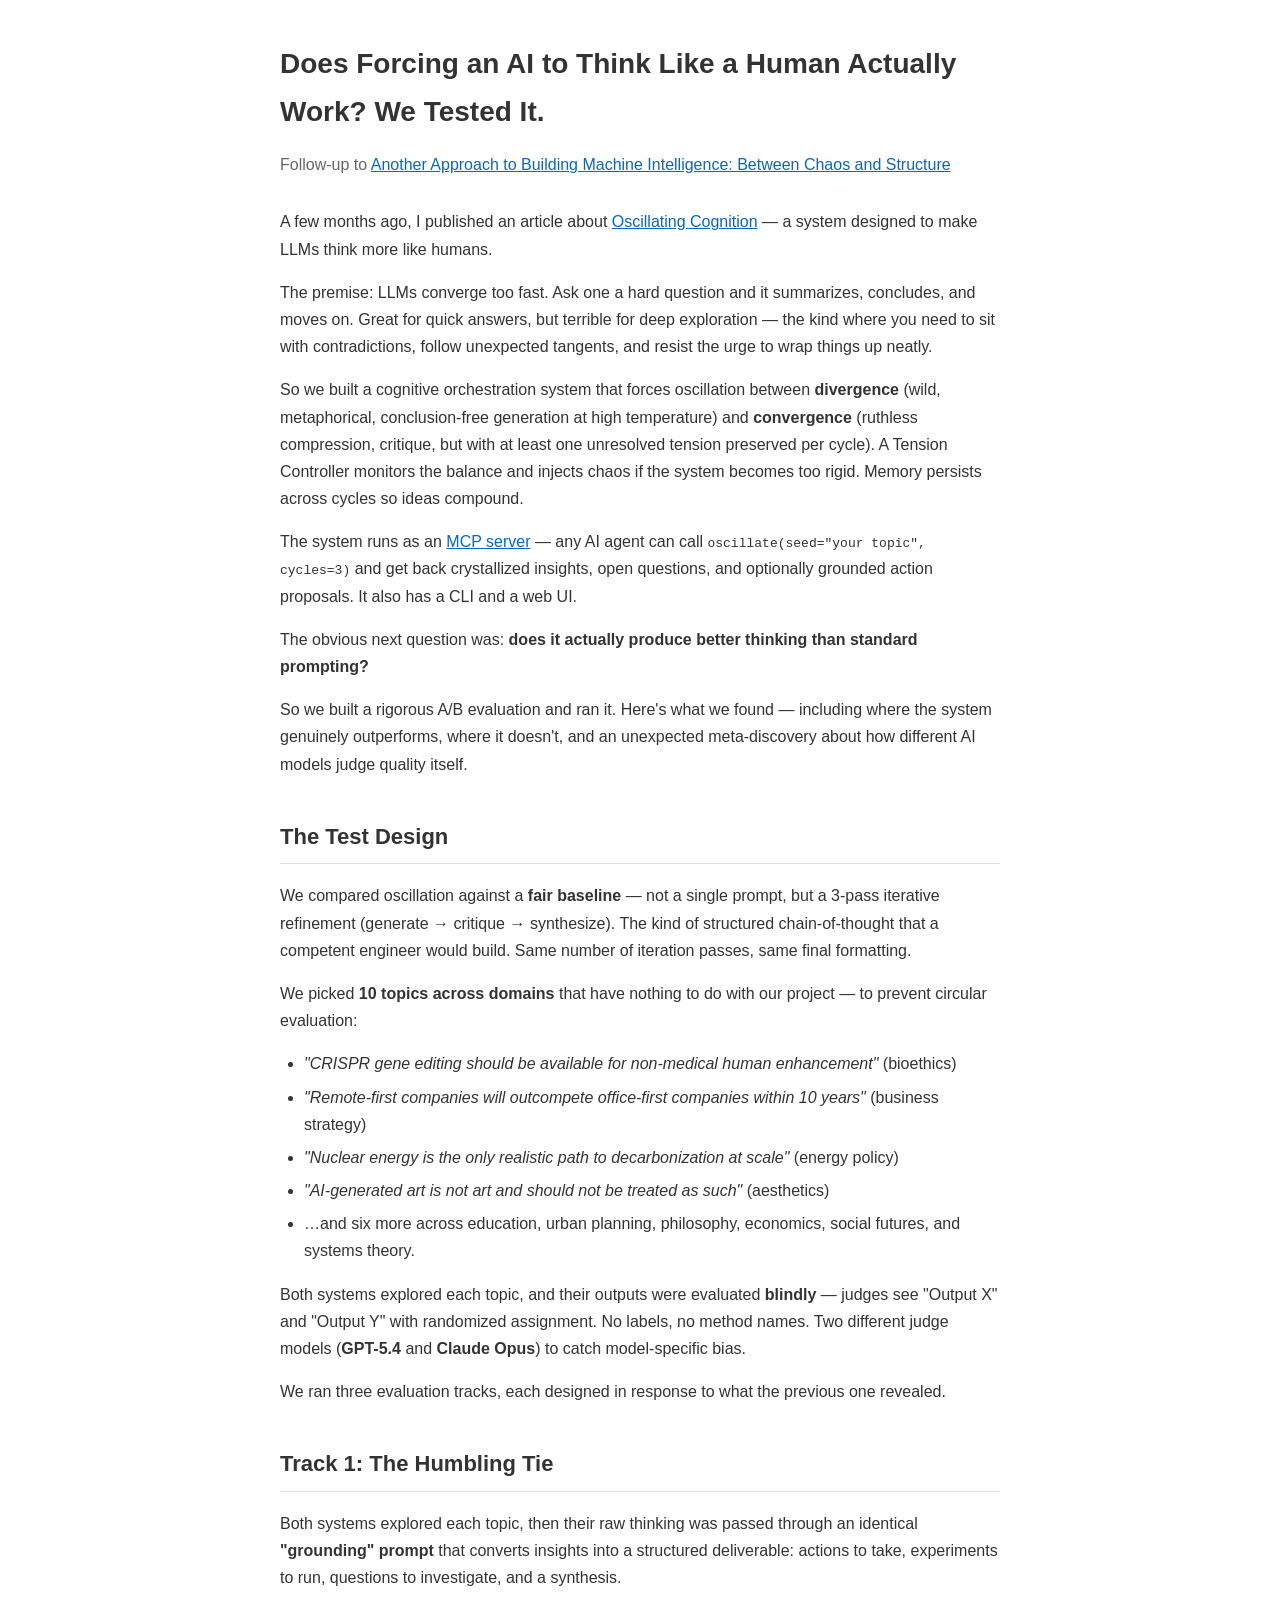
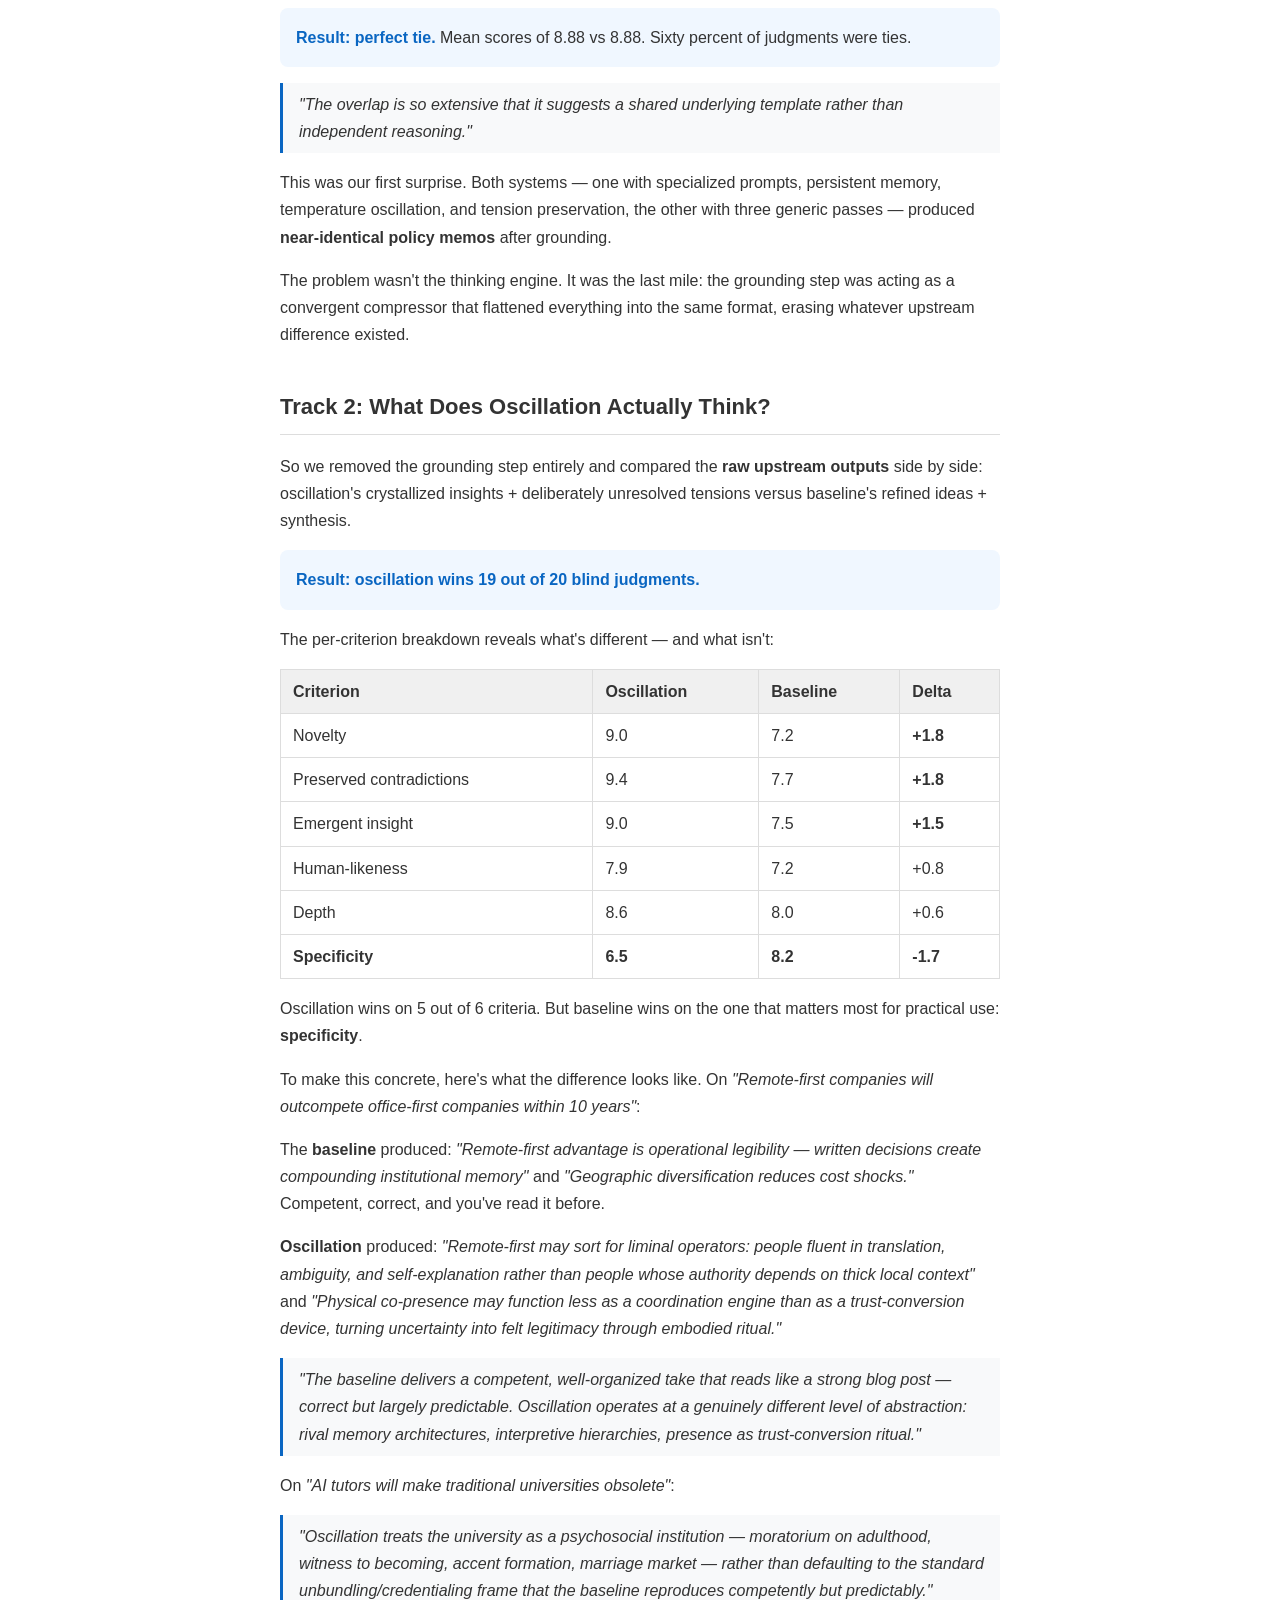
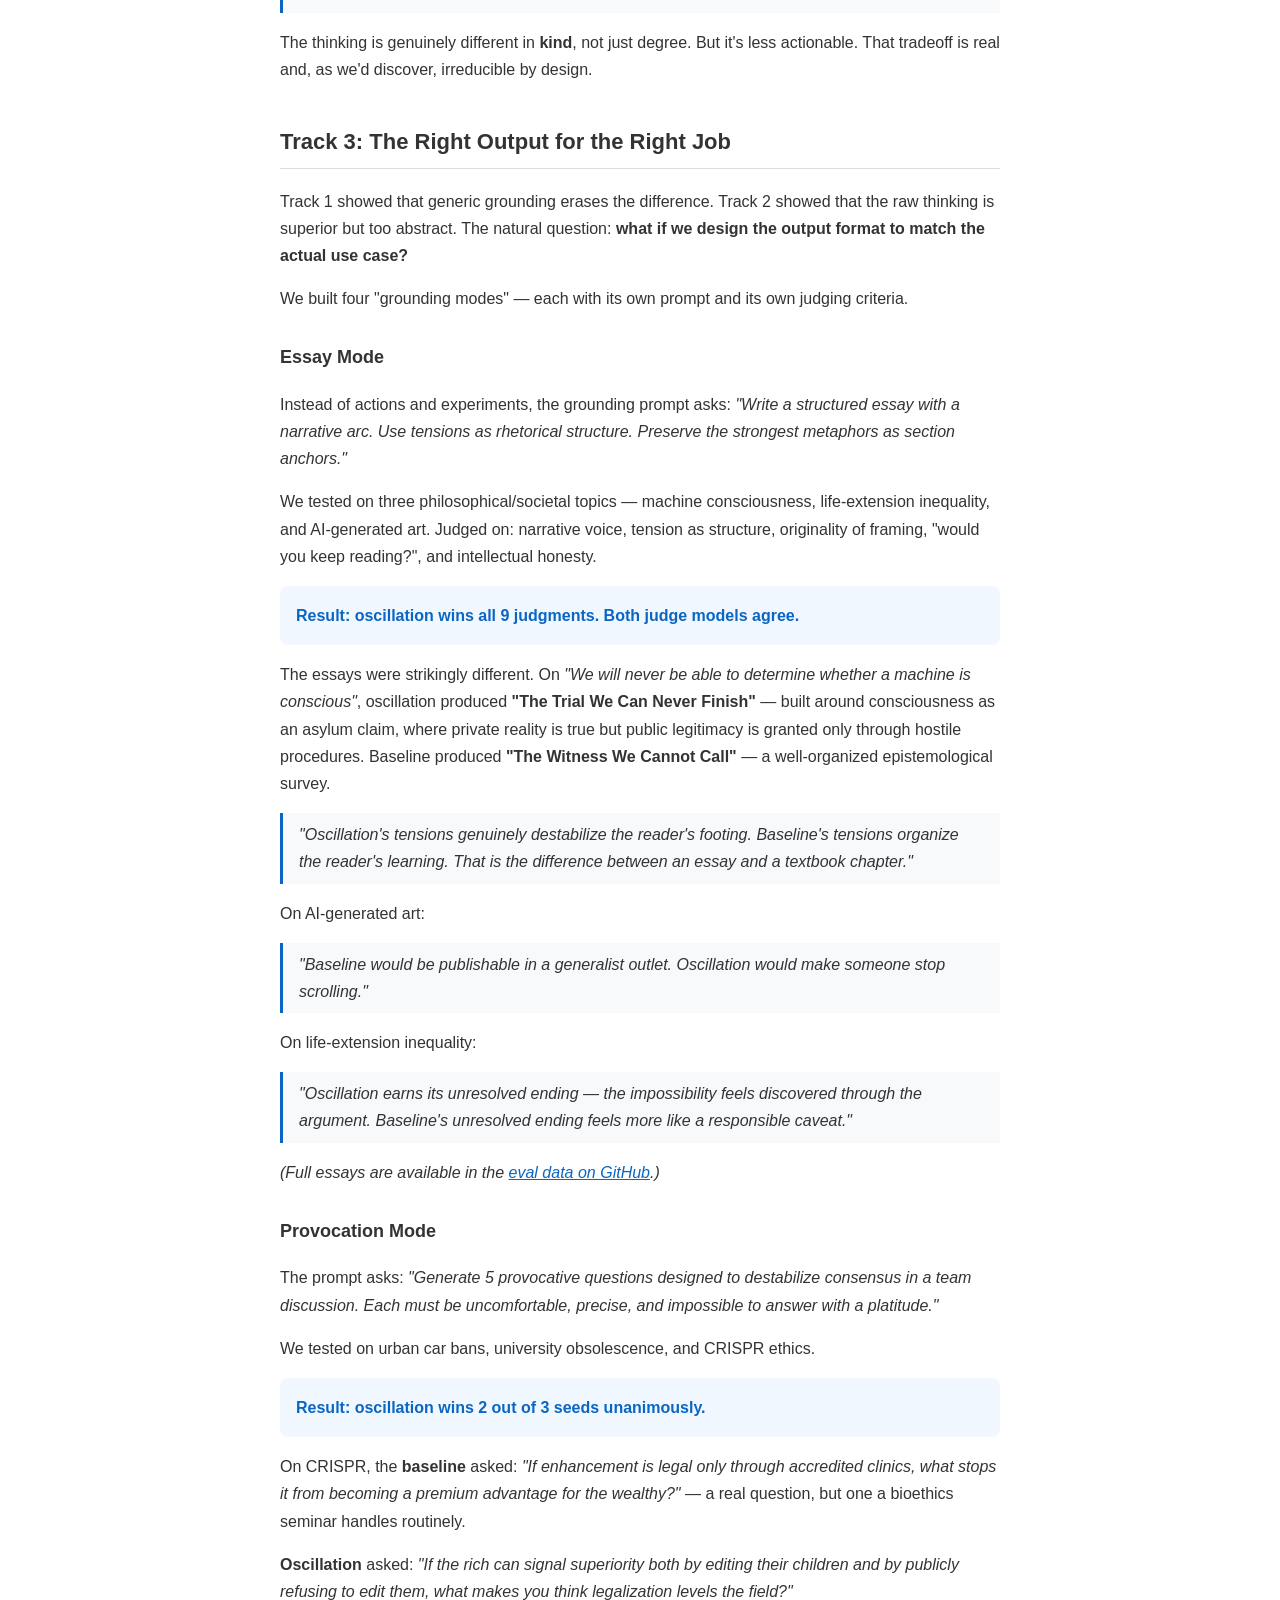
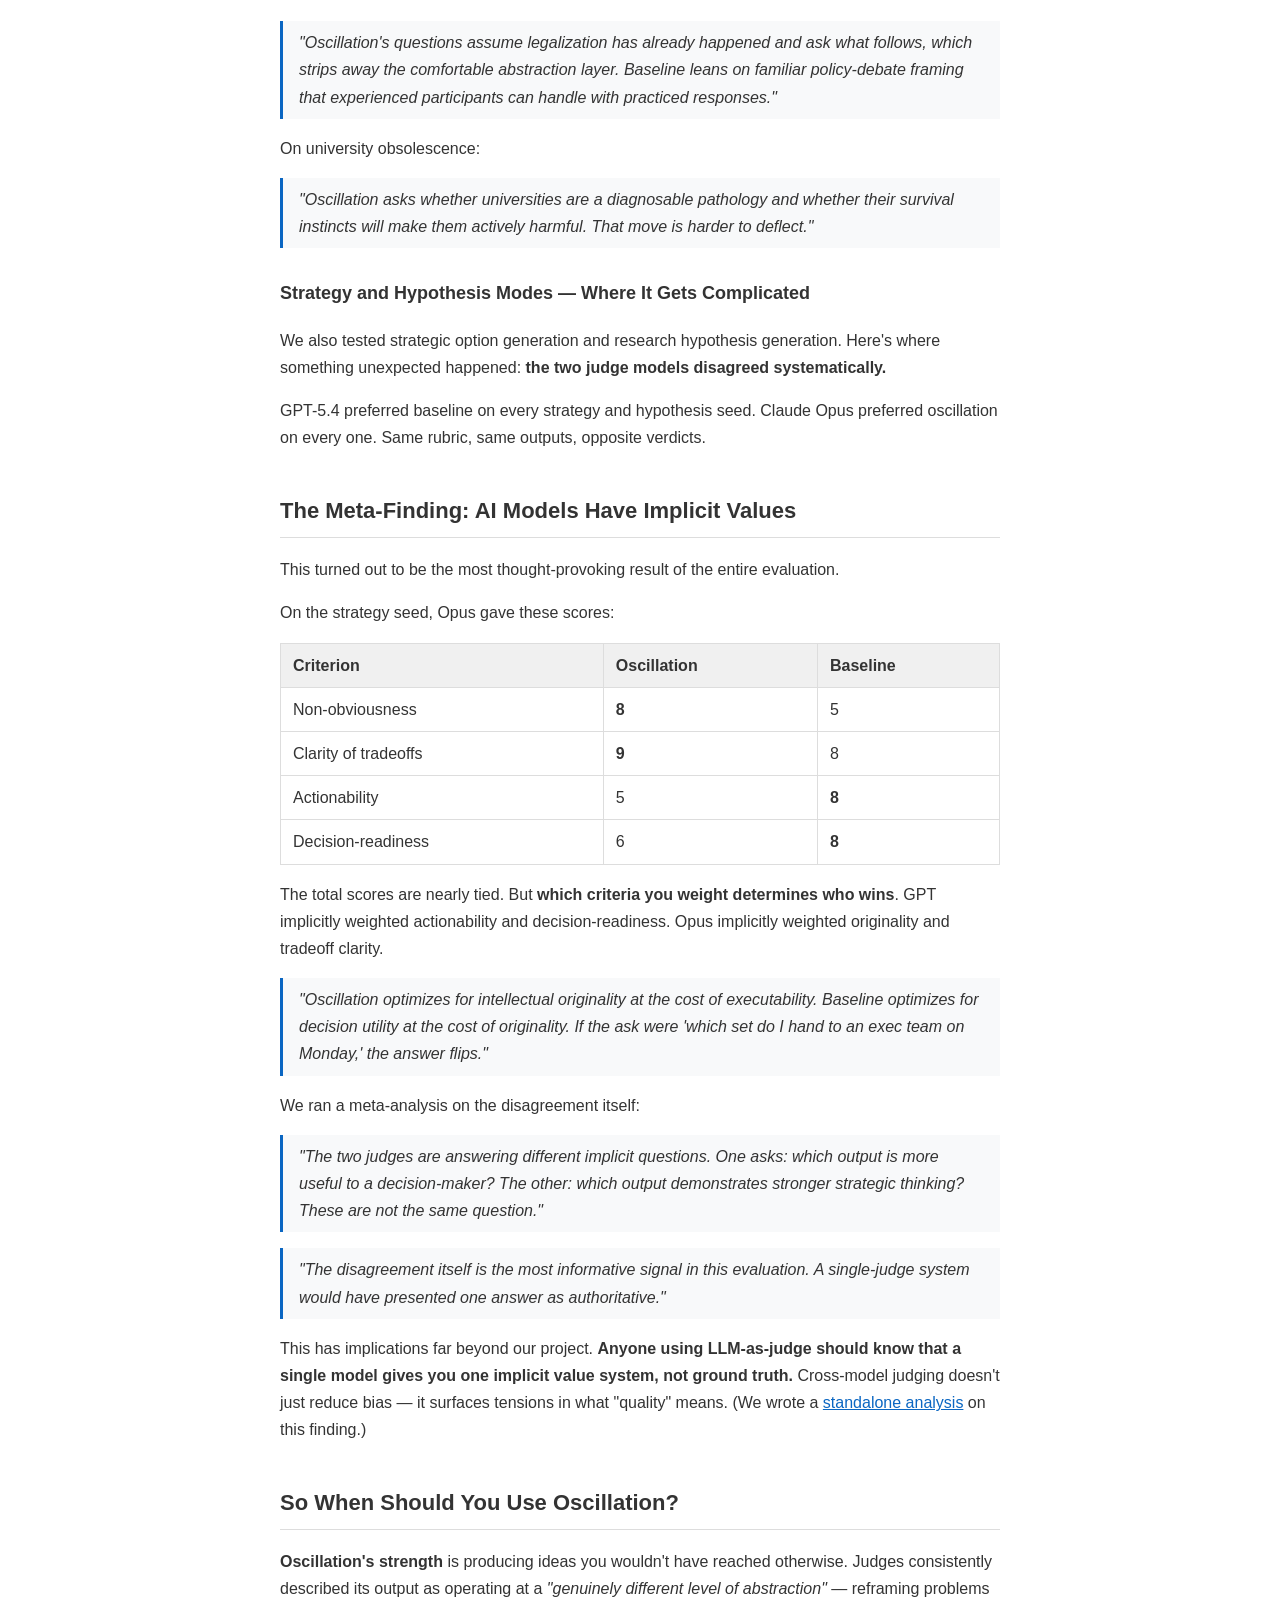
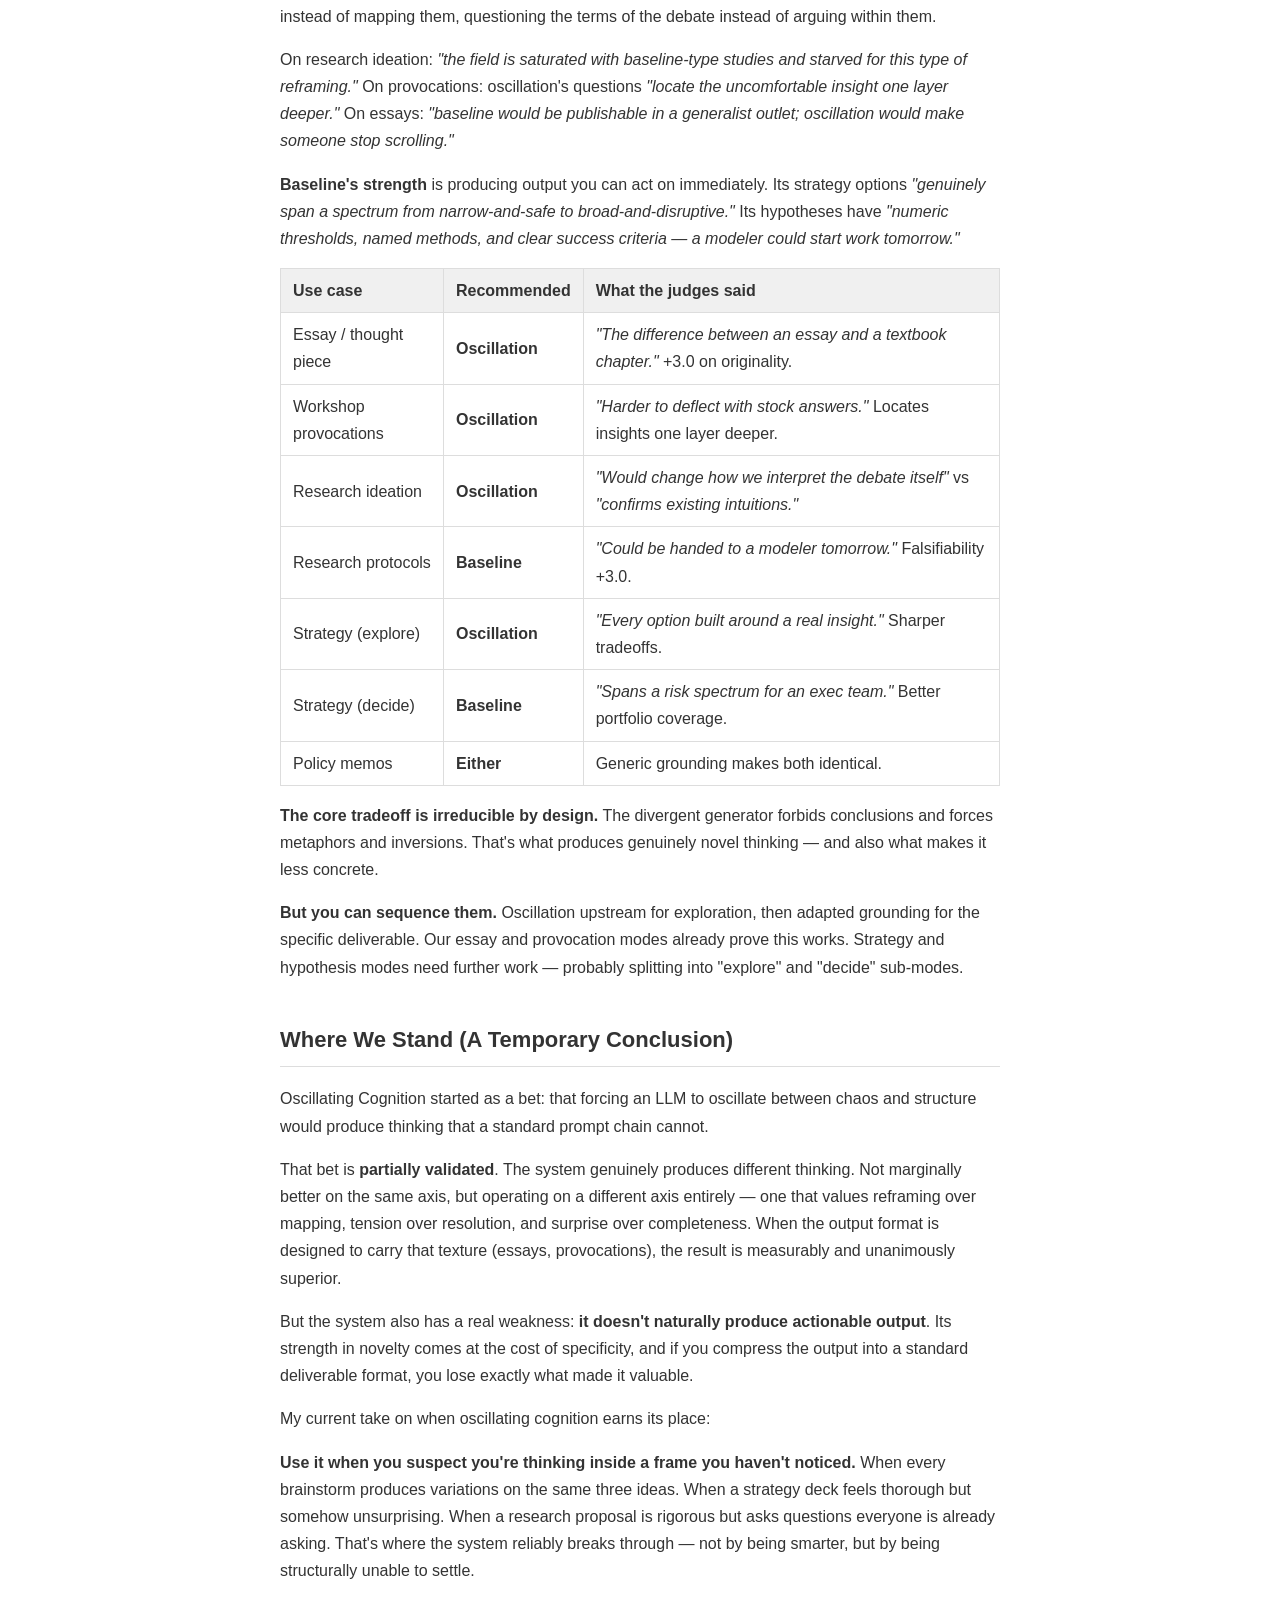
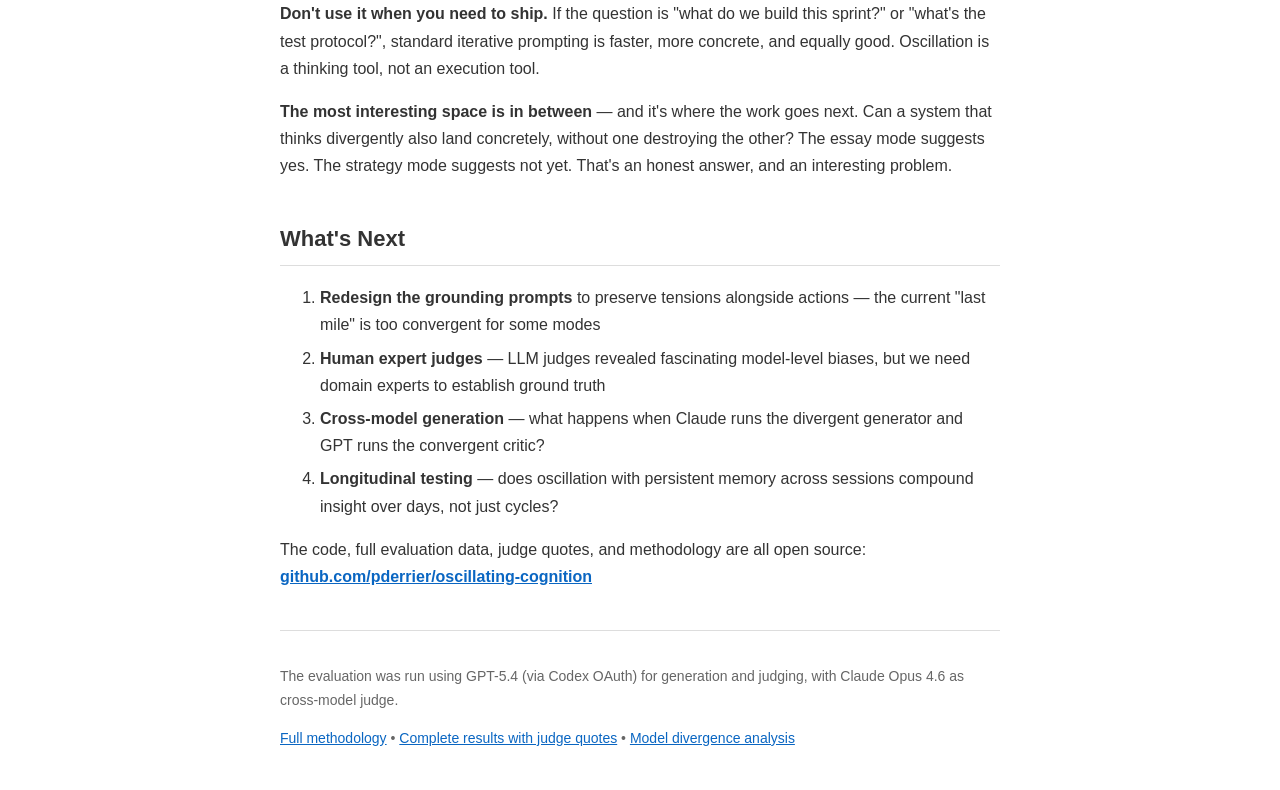
<file: LINKEDIN-article.html>
<!DOCTYPE html>
<html>
<head>
<meta charset="utf-8">
<title>Does Forcing an AI to Think Like a Human Actually Work?</title>
<style>
  body { font-family: -apple-system, BlinkMacSystemFont, 'Segoe UI', Roboto, sans-serif; max-width: 720px; margin: 40px auto; padding: 0 20px; line-height: 1.7; color: #333; }
  h1 { font-size: 28px; margin-bottom: 4px; }
  h2 { font-size: 22px; margin-top: 40px; border-bottom: 1px solid #ddd; padding-bottom: 8px; }
  h3 { font-size: 18px; margin-top: 30px; }
  blockquote { border-left: 3px solid #0a66c2; padding: 8px 16px; margin: 16px 0; background: #f8f9fa; font-style: italic; }
  table { border-collapse: collapse; width: 100%; margin: 16px 0; }
  th, td { border: 1px solid #ddd; padding: 8px 12px; text-align: left; }
  th { background: #f0f0f0; font-weight: 600; }
  .subtitle { color: #666; font-size: 16px; margin-bottom: 30px; }
  .section-label { color: #0a66c2; font-weight: 600; text-transform: uppercase; font-size: 13px; letter-spacing: 1px; margin-bottom: 4px; }
  .result-box { background: #f0f7ff; border-radius: 8px; padding: 16px; margin: 16px 0; }
  .result-box strong { color: #0a66c2; }
  .footer { margin-top: 40px; padding-top: 20px; border-top: 1px solid #ddd; font-size: 14px; color: #666; }
  a { color: #0a66c2; }
  ul { padding-left: 24px; }
  li { margin-bottom: 6px; }
</style>
</head>
<body>

<h1>Does Forcing an AI to Think Like a Human Actually Work? We Tested It.</h1>
<p class="subtitle">Follow-up to <a href="https://www.linkedin.com/pulse/another-approach-building-machine-intelligence-between-pierre-derrier-2ow1f/">Another Approach to Building Machine Intelligence: Between Chaos and Structure</a></p>

<p>A few months ago, I published an article about <a href="https://www.linkedin.com/pulse/another-approach-building-machine-intelligence-between-pierre-derrier-2ow1f/">Oscillating Cognition</a> &mdash; a system designed to make LLMs think more like humans.</p>

<p>The premise: LLMs converge too fast. Ask one a hard question and it summarizes, concludes, and moves on. Great for quick answers, but terrible for deep exploration &mdash; the kind where you need to sit with contradictions, follow unexpected tangents, and resist the urge to wrap things up neatly.</p>

<p>So we built a cognitive orchestration system that forces oscillation between <strong>divergence</strong> (wild, metaphorical, conclusion-free generation at high temperature) and <strong>convergence</strong> (ruthless compression, critique, but with at least one unresolved tension preserved per cycle). A Tension Controller monitors the balance and injects chaos if the system becomes too rigid. Memory persists across cycles so ideas compound.</p>

<p>The system runs as an <a href="https://github.com/pderrier/oscillating-cognition">MCP server</a> &mdash; any AI agent can call <code>oscillate(seed="your topic", cycles=3)</code> and get back crystallized insights, open questions, and optionally grounded action proposals. It also has a CLI and a web UI.</p>

<p>The obvious next question was: <strong>does it actually produce better thinking than standard prompting?</strong></p>

<p>So we built a rigorous A/B evaluation and ran it. Here's what we found &mdash; including where the system genuinely outperforms, where it doesn't, and an unexpected meta-discovery about how different AI models judge quality itself.</p>

<h2>The Test Design</h2>

<p>We compared oscillation against a <strong>fair baseline</strong> &mdash; not a single prompt, but a 3-pass iterative refinement (generate &rarr; critique &rarr; synthesize). The kind of structured chain-of-thought that a competent engineer would build. Same number of iteration passes, same final formatting.</p>

<p>We picked <strong>10 topics across domains</strong> that have nothing to do with our project &mdash; to prevent circular evaluation:</p>

<ul>
<li><em>"CRISPR gene editing should be available for non-medical human enhancement"</em> (bioethics)</li>
<li><em>"Remote-first companies will outcompete office-first companies within 10 years"</em> (business strategy)</li>
<li><em>"Nuclear energy is the only realistic path to decarbonization at scale"</em> (energy policy)</li>
<li><em>"AI-generated art is not art and should not be treated as such"</em> (aesthetics)</li>
<li>&hellip;and six more across education, urban planning, philosophy, economics, social futures, and systems theory.</li>
</ul>

<p>Both systems explored each topic, and their outputs were evaluated <strong>blindly</strong> &mdash; judges see "Output X" and "Output Y" with randomized assignment. No labels, no method names. Two different judge models (<strong>GPT-5.4</strong> and <strong>Claude Opus</strong>) to catch model-specific bias.</p>

<p>We ran three evaluation tracks, each designed in response to what the previous one revealed.</p>

<h2>Track 1: The Humbling Tie</h2>

<p>Both systems explored each topic, then their raw thinking was passed through an identical <strong>"grounding" prompt</strong> that converts insights into a structured deliverable: actions to take, experiments to run, questions to investigate, and a synthesis.</p>

<div class="result-box">
<strong>Result: perfect tie.</strong> Mean scores of 8.88 vs 8.88. Sixty percent of judgments were ties.
</div>

<blockquote>"The overlap is so extensive that it suggests a shared underlying template rather than independent reasoning."</blockquote>

<p>This was our first surprise. Both systems &mdash; one with specialized prompts, persistent memory, temperature oscillation, and tension preservation, the other with three generic passes &mdash; produced <strong>near-identical policy memos</strong> after grounding.</p>

<p>The problem wasn't the thinking engine. It was the last mile: the grounding step was acting as a convergent compressor that flattened everything into the same format, erasing whatever upstream difference existed.</p>

<h2>Track 2: What Does Oscillation Actually Think?</h2>

<p>So we removed the grounding step entirely and compared the <strong>raw upstream outputs</strong> side by side: oscillation's crystallized insights + deliberately unresolved tensions versus baseline's refined ideas + synthesis.</p>

<div class="result-box">
<strong>Result: oscillation wins 19 out of 20 blind judgments.</strong>
</div>

<p>The per-criterion breakdown reveals what's different &mdash; and what isn't:</p>

<table>
<tr><th>Criterion</th><th>Oscillation</th><th>Baseline</th><th>Delta</th></tr>
<tr><td>Novelty</td><td>9.0</td><td>7.2</td><td><strong>+1.8</strong></td></tr>
<tr><td>Preserved contradictions</td><td>9.4</td><td>7.7</td><td><strong>+1.8</strong></td></tr>
<tr><td>Emergent insight</td><td>9.0</td><td>7.5</td><td><strong>+1.5</strong></td></tr>
<tr><td>Human-likeness</td><td>7.9</td><td>7.2</td><td>+0.8</td></tr>
<tr><td>Depth</td><td>8.6</td><td>8.0</td><td>+0.6</td></tr>
<tr><td><strong>Specificity</strong></td><td><strong>6.5</strong></td><td><strong>8.2</strong></td><td><strong>-1.7</strong></td></tr>
</table>

<p>Oscillation wins on 5 out of 6 criteria. But baseline wins on the one that matters most for practical use: <strong>specificity</strong>.</p>

<p>To make this concrete, here's what the difference looks like. On <em>"Remote-first companies will outcompete office-first companies within 10 years"</em>:</p>

<p>The <strong>baseline</strong> produced: <em>"Remote-first advantage is operational legibility &mdash; written decisions create compounding institutional memory"</em> and <em>"Geographic diversification reduces cost shocks."</em> Competent, correct, and you've read it before.</p>

<p><strong>Oscillation</strong> produced: <em>"Remote-first may sort for liminal operators: people fluent in translation, ambiguity, and self-explanation rather than people whose authority depends on thick local context"</em> and <em>"Physical co-presence may function less as a coordination engine than as a trust-conversion device, turning uncertainty into felt legitimacy through embodied ritual."</em></p>

<blockquote>"The baseline delivers a competent, well-organized take that reads like a strong blog post &mdash; correct but largely predictable. Oscillation operates at a genuinely different level of abstraction: rival memory architectures, interpretive hierarchies, presence as trust-conversion ritual."</blockquote>

<p>On <em>"AI tutors will make traditional universities obsolete"</em>:</p>

<blockquote>"Oscillation treats the university as a psychosocial institution &mdash; moratorium on adulthood, witness to becoming, accent formation, marriage market &mdash; rather than defaulting to the standard unbundling/credentialing frame that the baseline reproduces competently but predictably."</blockquote>

<p>The thinking is genuinely different in <strong>kind</strong>, not just degree. But it's less actionable. That tradeoff is real and, as we'd discover, irreducible by design.</p>

<h2>Track 3: The Right Output for the Right Job</h2>

<p>Track 1 showed that generic grounding erases the difference. Track 2 showed that the raw thinking is superior but too abstract. The natural question: <strong>what if we design the output format to match the actual use case?</strong></p>

<p>We built four "grounding modes" &mdash; each with its own prompt and its own judging criteria.</p>

<h3>Essay Mode</h3>

<p>Instead of actions and experiments, the grounding prompt asks: <em>"Write a structured essay with a narrative arc. Use tensions as rhetorical structure. Preserve the strongest metaphors as section anchors."</em></p>

<p>We tested on three philosophical/societal topics &mdash; machine consciousness, life-extension inequality, and AI-generated art. Judged on: narrative voice, tension as structure, originality of framing, "would you keep reading?", and intellectual honesty.</p>

<div class="result-box">
<strong>Result: oscillation wins all 9 judgments. Both judge models agree.</strong>
</div>

<p>The essays were strikingly different. On <em>"We will never be able to determine whether a machine is conscious"</em>, oscillation produced <strong>"The Trial We Can Never Finish"</strong> &mdash; built around consciousness as an asylum claim, where private reality is true but public legitimacy is granted only through hostile procedures. Baseline produced <strong>"The Witness We Cannot Call"</strong> &mdash; a well-organized epistemological survey.</p>

<blockquote>"Oscillation's tensions genuinely destabilize the reader's footing. Baseline's tensions organize the reader's learning. That is the difference between an essay and a textbook chapter."</blockquote>

<p>On AI-generated art:</p>

<blockquote>"Baseline would be publishable in a generalist outlet. Oscillation would make someone stop scrolling."</blockquote>

<p>On life-extension inequality:</p>

<blockquote>"Oscillation earns its unresolved ending &mdash; the impossibility feels discovered through the argument. Baseline's unresolved ending feels more like a responsible caveat."</blockquote>

<p><em>(Full essays are available in the <a href="https://github.com/pderrier/oscillating-cognition/blob/main/eval/generated_essays.md">eval data on GitHub</a>.)</em></p>

<h3>Provocation Mode</h3>

<p>The prompt asks: <em>"Generate 5 provocative questions designed to destabilize consensus in a team discussion. Each must be uncomfortable, precise, and impossible to answer with a platitude."</em></p>

<p>We tested on urban car bans, university obsolescence, and CRISPR ethics.</p>

<div class="result-box">
<strong>Result: oscillation wins 2 out of 3 seeds unanimously.</strong>
</div>

<p>On CRISPR, the <strong>baseline</strong> asked: <em>"If enhancement is legal only through accredited clinics, what stops it from becoming a premium advantage for the wealthy?"</em> &mdash; a real question, but one a bioethics seminar handles routinely.</p>

<p><strong>Oscillation</strong> asked: <em>"If the rich can signal superiority both by editing their children and by publicly refusing to edit them, what makes you think legalization levels the field?"</em></p>

<blockquote>"Oscillation's questions assume legalization has already happened and ask what follows, which strips away the comfortable abstraction layer. Baseline leans on familiar policy-debate framing that experienced participants can handle with practiced responses."</blockquote>

<p>On university obsolescence:</p>

<blockquote>"Oscillation asks whether universities are a diagnosable pathology and whether their survival instincts will make them actively harmful. That move is harder to deflect."</blockquote>

<h3>Strategy and Hypothesis Modes &mdash; Where It Gets Complicated</h3>

<p>We also tested strategic option generation and research hypothesis generation. Here's where something unexpected happened: <strong>the two judge models disagreed systematically.</strong></p>

<p>GPT-5.4 preferred baseline on every strategy and hypothesis seed. Claude Opus preferred oscillation on every one. Same rubric, same outputs, opposite verdicts.</p>

<h2>The Meta-Finding: AI Models Have Implicit Values</h2>

<p>This turned out to be the most thought-provoking result of the entire evaluation.</p>

<p>On the strategy seed, Opus gave these scores:</p>

<table>
<tr><th>Criterion</th><th>Oscillation</th><th>Baseline</th></tr>
<tr><td>Non-obviousness</td><td><strong>8</strong></td><td>5</td></tr>
<tr><td>Clarity of tradeoffs</td><td><strong>9</strong></td><td>8</td></tr>
<tr><td>Actionability</td><td>5</td><td><strong>8</strong></td></tr>
<tr><td>Decision-readiness</td><td>6</td><td><strong>8</strong></td></tr>
</table>

<p>The total scores are nearly tied. But <strong>which criteria you weight determines who wins</strong>. GPT implicitly weighted actionability and decision-readiness. Opus implicitly weighted originality and tradeoff clarity.</p>

<blockquote>"Oscillation optimizes for intellectual originality at the cost of executability. Baseline optimizes for decision utility at the cost of originality. If the ask were 'which set do I hand to an exec team on Monday,' the answer flips."</blockquote>

<p>We ran a meta-analysis on the disagreement itself:</p>

<blockquote>"The two judges are answering different implicit questions. One asks: which output is more useful to a decision-maker? The other: which output demonstrates stronger strategic thinking? These are not the same question."</blockquote>

<blockquote>"The disagreement itself is the most informative signal in this evaluation. A single-judge system would have presented one answer as authoritative."</blockquote>

<p>This has implications far beyond our project. <strong>Anyone using LLM-as-judge should know that a single model gives you one implicit value system, not ground truth.</strong> Cross-model judging doesn't just reduce bias &mdash; it surfaces tensions in what "quality" means. (We wrote a <a href="https://github.com/pderrier/oscillating-cognition/blob/main/eval/MODEL-DIVERGENCE.md">standalone analysis</a> on this finding.)</p>

<h2>So When Should You Use Oscillation?</h2>

<p><strong>Oscillation's strength</strong> is producing ideas you wouldn't have reached otherwise. Judges consistently described its output as operating at a <em>"genuinely different level of abstraction"</em> &mdash; reframing problems instead of mapping them, questioning the terms of the debate instead of arguing within them.</p>

<p>On research ideation: <em>"the field is saturated with baseline-type studies and starved for this type of reframing."</em> On provocations: oscillation's questions <em>"locate the uncomfortable insight one layer deeper."</em> On essays: <em>"baseline would be publishable in a generalist outlet; oscillation would make someone stop scrolling."</em></p>

<p><strong>Baseline's strength</strong> is producing output you can act on immediately. Its strategy options <em>"genuinely span a spectrum from narrow-and-safe to broad-and-disruptive."</em> Its hypotheses have <em>"numeric thresholds, named methods, and clear success criteria &mdash; a modeler could start work tomorrow."</em></p>

<table>
<tr><th>Use case</th><th>Recommended</th><th>What the judges said</th></tr>
<tr><td>Essay / thought piece</td><td><strong>Oscillation</strong></td><td><em>"The difference between an essay and a textbook chapter."</em> +3.0 on originality.</td></tr>
<tr><td>Workshop provocations</td><td><strong>Oscillation</strong></td><td><em>"Harder to deflect with stock answers."</em> Locates insights one layer deeper.</td></tr>
<tr><td>Research ideation</td><td><strong>Oscillation</strong></td><td><em>"Would change how we interpret the debate itself"</em> vs <em>"confirms existing intuitions."</em></td></tr>
<tr><td>Research protocols</td><td><strong>Baseline</strong></td><td><em>"Could be handed to a modeler tomorrow."</em> Falsifiability +3.0.</td></tr>
<tr><td>Strategy (explore)</td><td><strong>Oscillation</strong></td><td><em>"Every option built around a real insight."</em> Sharper tradeoffs.</td></tr>
<tr><td>Strategy (decide)</td><td><strong>Baseline</strong></td><td><em>"Spans a risk spectrum for an exec team."</em> Better portfolio coverage.</td></tr>
<tr><td>Policy memos</td><td><strong>Either</strong></td><td>Generic grounding makes both identical.</td></tr>
</table>

<p><strong>The core tradeoff is irreducible by design.</strong> The divergent generator forbids conclusions and forces metaphors and inversions. That's what produces genuinely novel thinking &mdash; and also what makes it less concrete.</p>

<p><strong>But you can sequence them.</strong> Oscillation upstream for exploration, then adapted grounding for the specific deliverable. Our essay and provocation modes already prove this works. Strategy and hypothesis modes need further work &mdash; probably splitting into "explore" and "decide" sub-modes.</p>

<h2>Where We Stand (A Temporary Conclusion)</h2>

<p>Oscillating Cognition started as a bet: that forcing an LLM to oscillate between chaos and structure would produce thinking that a standard prompt chain cannot.</p>

<p>That bet is <strong>partially validated</strong>. The system genuinely produces different thinking. Not marginally better on the same axis, but operating on a different axis entirely &mdash; one that values reframing over mapping, tension over resolution, and surprise over completeness. When the output format is designed to carry that texture (essays, provocations), the result is measurably and unanimously superior.</p>

<p>But the system also has a real weakness: <strong>it doesn't naturally produce actionable output</strong>. Its strength in novelty comes at the cost of specificity, and if you compress the output into a standard deliverable format, you lose exactly what made it valuable.</p>

<p>My current take on when oscillating cognition earns its place:</p>

<p><strong>Use it when you suspect you're thinking inside a frame you haven't noticed.</strong> When every brainstorm produces variations on the same three ideas. When a strategy deck feels thorough but somehow unsurprising. When a research proposal is rigorous but asks questions everyone is already asking. That's where the system reliably breaks through &mdash; not by being smarter, but by being structurally unable to settle.</p>

<p><strong>Don't use it when you need to ship.</strong> If the question is "what do we build this sprint?" or "what's the test protocol?", standard iterative prompting is faster, more concrete, and equally good. Oscillation is a thinking tool, not an execution tool.</p>

<p><strong>The most interesting space is in between</strong> &mdash; and it's where the work goes next. Can a system that thinks divergently also land concretely, without one destroying the other? The essay mode suggests yes. The strategy mode suggests not yet. That's an honest answer, and an interesting problem.</p>

<h2>What's Next</h2>

<ol>
<li><strong>Redesign the grounding prompts</strong> to preserve tensions alongside actions &mdash; the current "last mile" is too convergent for some modes</li>
<li><strong>Human expert judges</strong> &mdash; LLM judges revealed fascinating model-level biases, but we need domain experts to establish ground truth</li>
<li><strong>Cross-model generation</strong> &mdash; what happens when Claude runs the divergent generator and GPT runs the convergent critic?</li>
<li><strong>Longitudinal testing</strong> &mdash; does oscillation with persistent memory across sessions compound insight over days, not just cycles?</li>
</ol>

<p>The code, full evaluation data, judge quotes, and methodology are all open source:<br>
<strong><a href="https://github.com/pderrier/oscillating-cognition">github.com/pderrier/oscillating-cognition</a></strong></p>

<div class="footer">
<p>The evaluation was run using GPT-5.4 (via Codex OAuth) for generation and judging, with Claude Opus 4.6 as cross-model judge.</p>
<p>
<a href="https://github.com/pderrier/oscillating-cognition/blob/main/eval/PROTOCOL.md">Full methodology</a> &bull;
<a href="https://github.com/pderrier/oscillating-cognition/blob/main/eval/RESULTS.md">Complete results with judge quotes</a> &bull;
<a href="https://github.com/pderrier/oscillating-cognition/blob/main/eval/MODEL-DIVERGENCE.md">Model divergence analysis</a>
</p>
</div>

</body>
</html>
</file>
